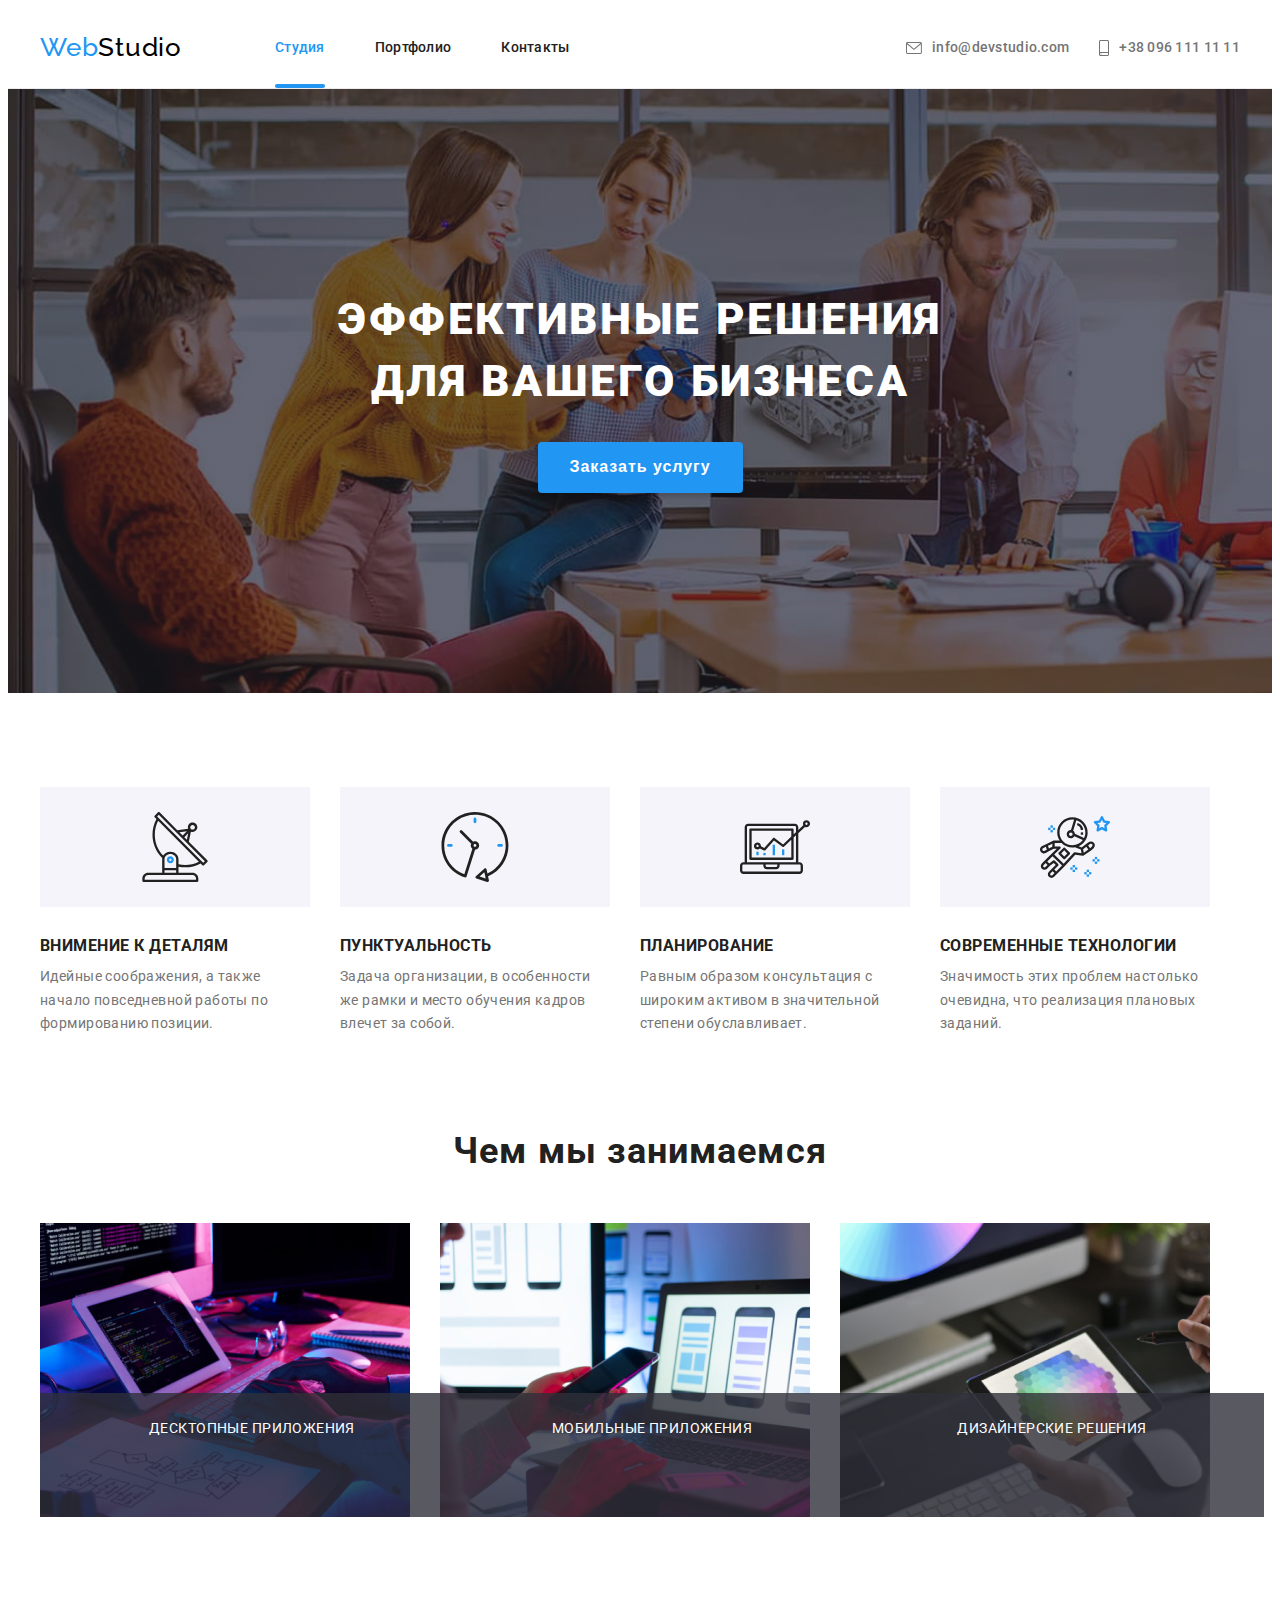
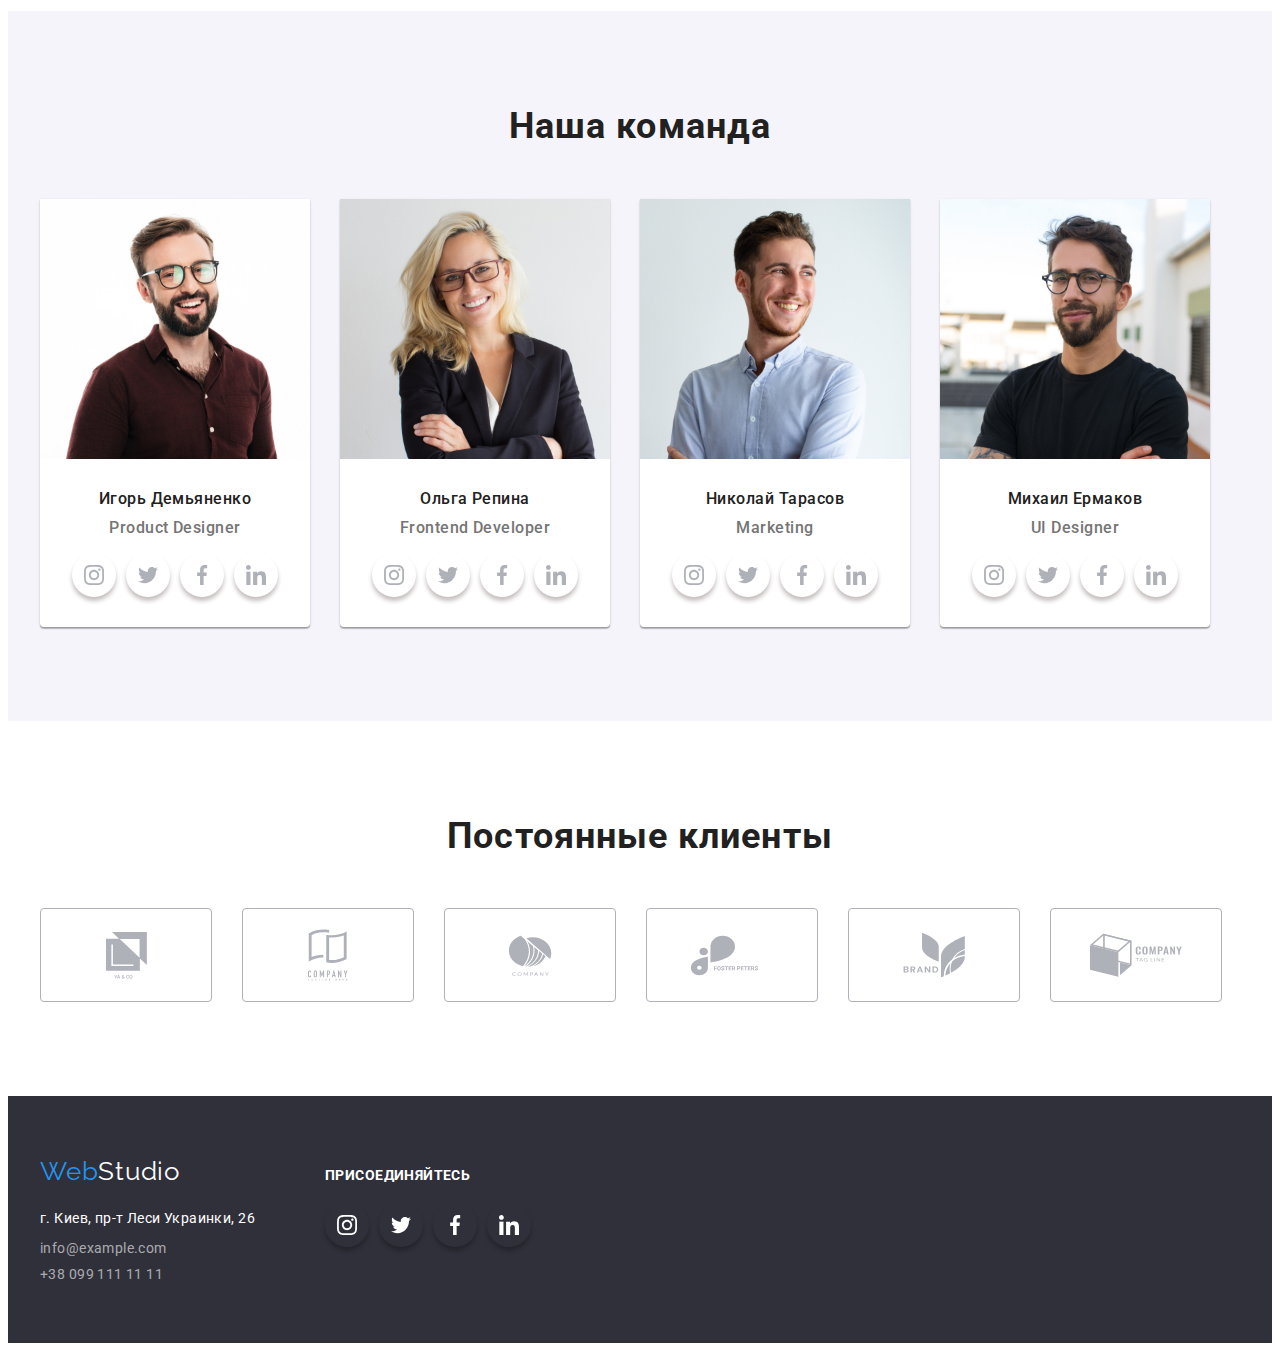
<file: index.html>
<!DOCTYPE html>
<html lang="ru">
  <head>
    <meta charset="UTF-8" />
    <meta http-equiv="X-UA-Compatible" content="IE=edge" />
    <meta name="viewport" content="width=device-width, initial-scale=1.0" />
    <title>Студия</title>
    <link rel="preconnect" href="https://fonts.gstatic.com" />
    <link
      href="https://fonts.googleapis.com/css2?family=Raleway:wght@700&family=Roboto:wght@400;500;700;900&display=swap"
      rel="stylesheet"
    />
    <link
      rel="stylesheet"
      href="https://cdnjs.cloudflare.com/ajax/libs/modern-normalize/1.1.0/modern-normalize.min.css"
      integrity="sha512-wpPYUAdjBVSE4KJnH1VR1HeZfpl1ub8YT/NKx4PuQ5NmX2tKuGu6U/JRp5y+Y8XG2tV+wKQpNHVUX03MfMFn9Q=="
      crossorigin="anonymous"
      referrerpolicy="no-referrer"
    />
    <link rel="stylesheet" href="./css/styles.css" />
  </head>
  <body>
    <!-- header -->
    <header class="page-header">
      <div class="header conteiner">
        <!-- ссылки навигации -->
        <nav class="navigation">
          <a class="logo" href="./index.html">Web<span class="header-logo-acent">Studio</span></a>
          <ul class="menu">
            <li class="menu-link"><a class="nav-link carent" href="./index.html">Студия</a></li>
            <li class="menu-link"><a class="nav-link" href="./portfolio.html">Портфолио</a></li>
            <li class="menu-link"><a class="nav-link" href="">Контакты</a></li>
          </ul>
        </nav>

        <!-- ссылки для связи -->
        <ul class="contact">
          <li class="contact-add">
            <a class="contact-link" href="mailto:info@devstudio.com">
              <svg class="contact-icon" width="16" height="12">
                <use href="./images/sprite.svg#envelope"></use>
              </svg>
              info@devstudio.com</a
            >
          </li>
          <li class="contact-add">
            <a class="contact-link" href="tel:+380961111111">
              <svg class="contact-icon" width="10" height="16">
                <use href="./images/sprite.svg#smartphone"></use>
              </svg>
              +38 096 111 11 11</a
            >
          </li>
        </ul>
      </div>
    </header>

    <!-- main -->

    <main>
      <!-- hero -->
      <section class="hero-page section">
        <div class="conteiner">
          <h1 class="hero-title">Эффективные решения для вашего бизнеса</h1>
          <button class="hero-button" type="button">Заказать услугу</button>
        </div>
      </section>

      <!-- преимущества -->
      <section class="section">
        <div class="conteiner">
          <h2 class="visually-hidden">Наши преимущества</h2>
          <ul class="features-list">
            <li class="features-item">
              <div class="feature-icon">
                <svg width="70" height="70">
                  <use href="./images/sprite.svg#antenna"></use>
                </svg>
              </div>
              <h3 class="features-title">ВНИМЕНИЕ К ДЕТАЛЯМ</h3>
              <p class="feature">
                Идейные соображения, а также начало повседневной работы по формированию позиции.
              </p>
            </li>
            <li class="features-item">
              <div class="feature-icon">
                <svg width="70" height="70">
                  <use href="./images/sprite.svg#clock"></use>
                </svg>
              </div>
              <h3 class="features-title">ПУНКТУАЛЬНОСТЬ</h3>
              <p class="feature">
                Задача организации, в особенности же рамки и место обучения кадров влечет за собой.
              </p>
            </li>
            <li class="features-item">
              <div class="feature-icon">
                <svg width="70" height="70">
                  <use href="./images/sprite.svg#diagram"></use>
                </svg>
              </div>
              <h3 class="features-title">ПЛАНИРОВАНИЕ</h3>
              <p class="feature">
                Равным образом консультация с широким активом в значительной степени обуславливает.
              </p>
            </li>
            <li class="features-item">
              <div class="feature-icon">
                <svg width="70" height="70">
                  <use href="./images/sprite.svg#astronaut"></use>
                </svg>
              </div>
              <h3 class="features-title">СОВРЕМЕННЫЕ ТЕХНОЛОГИИ</h3>
              <p class="feature">
                Значимость этих проблем настолько очевидна, что реализация плановых заданий.
              </p>
            </li>
          </ul>
        </div>
      </section>
      <section class="activity">
        <div class="conteiner">
          <h2 class="section-title">Чем мы занимаемся</h2>
          <ul class="example">
            <li class="example-pic">
              <div class="example-box">
                <img src="./images/box1.jpg" alt="написание кода" width="370" height="294" />
                <p class="example-text">Десктопные приложения</p>
              </div>
            </li>
            <li class="example-pic">
              <div class="example-box">
                <img
                  src="./images/box2.jpg"
                  alt="просмотр адаптации для смартфона"
                  width="370"
                  height="294"
                />
                <p class="example-text">Мобильные приложения</p>
              </div>
            </li>
            <li class="example-pic">
              <div class="example-box">
                <img
                  src="./images/box3.jpg"
                  alt="выбор цвета на палитре"
                  width="370"
                  height="294"
                />
                <p class="example-text">Дизайнерские решения</p>
              </div>
            </li>
          </ul>
        </div>
      </section>
      <section class="team-page section">
        <div class="conteiner">
          <h2 class="section-title">Наша команда</h2>
          <ul class="team-list">
            <li class="team-list-item">
              <img
                src="./images/igor.jpg"
                alt="Шатен с бородой, в коричневой рубашке и очках, с широкой улыбкой"
                width="270"
                height="260"
              />
              <div class="team-box">
                <h3 class="team-member">Игорь Демьяненко</h3>
                <p class="team-member-position">Product Designer</p>
                <ul class="social-list">
                  <li class="social-item">
                    <a href="" class="social-link">
                      <svg class="social-icon" width="20" height="20">
                        <use href="./images/sprite.svg#instagram"></use>
                      </svg>
                    </a>
                  </li>
                  <li class="social-item">
                    <a href="" class="social-link">
                      <svg class="social-icon" width="20" height="20">
                        <use href="./images/sprite.svg#twitter"></use>
                      </svg>
                    </a>
                  </li>
                  <li class="social-item">
                    <a href="" class="social-link">
                      <svg class="social-icon" width="20" height="20">
                        <use href="./images/sprite.svg#facebook"></use>
                      </svg>
                    </a>
                  </li>
                  <li class="social-item">
                    <a href="" class="social-link">
                      <svg class="social-icon" width="20" height="20">
                        <use href="./images/sprite.svg#linkedin"></use>
                      </svg>
                    </a>
                  </li>
                </ul>
              </div>
            </li>
            <li class="team-list-item">
              <img
                src="./images/olga.jpg"
                alt="Улыбающаяся блонинка в чёрном пиджаке"
                width="270"
                height="260"
              />
              <div class="team-box">
                <h3 class="team-member">Ольга Репина</h3>
                <p class="team-member-position">Frontend Developer</p>
                <ul class="social-list">
                  <li class="social-item">
                    <a href="" class="social-link">
                      <svg class="social-icon" width="20" height="20">
                        <use href="./images/sprite.svg#instagram"></use>
                      </svg>
                    </a>
                  </li>
                  <li class="social-item">
                    <a href="" class="social-link">
                      <svg class="social-icon" width="20" height="20">
                        <use href="./images/sprite.svg#twitter"></use>
                      </svg>
                    </a>
                  </li>
                  <li class="social-item">
                    <a href="" class="social-link">
                      <svg class="social-icon" width="20" height="20">
                        <use href="./images/sprite.svg#facebook"></use>
                      </svg>
                    </a>
                  </li>
                  <li class="social-item">
                    <a href="" class="social-link">
                      <svg class="social-icon" width="20" height="20">
                        <use href="./images/sprite.svg#linkedin"></use>
                      </svg>
                    </a>
                  </li>
                </ul>
              </div>
            </li>
            <li class="team-list-item">
              <img
                src="./images/nikola.jpg"
                alt="Шатен с щетиной в голубой рубашке"
                width="270"
                height="260"
              />
              <div class="team-box">
                <h3 class="team-member">Николай Тарасов</h3>
                <p class="team-member-position">Marketing</p>
                <ul class="social-list">
                  <li class="social-item">
                    <a href="" class="social-link">
                      <svg class="social-icon" width="20" height="20">
                        <use href="./images/sprite.svg#instagram"></use>
                      </svg>
                    </a>
                  </li>
                  <li class="social-item">
                    <a href="" class="social-link">
                      <svg class="social-icon" width="20" height="20">
                        <use href="./images/sprite.svg#twitter"></use>
                      </svg>
                    </a>
                  </li>
                  <li class="social-item">
                    <a href="" class="social-link">
                      <svg class="social-icon" width="20" height="20">
                        <use href="./images/sprite.svg#facebook"></use>
                      </svg>
                    </a>
                  </li>
                  <li class="social-item">
                    <a href="" class="social-link">
                      <svg class="social-icon" width="20" height="20">
                        <use href="./images/sprite.svg#linkedin"></use>
                      </svg>
                    </a>
                  </li>
                </ul>
              </div>
            </li>
            <li class="team-list-item">
              <img
                src="./images/misha.jpg"
                alt="Бородатый брюнет в чёрной футболке и круглых очках"
                width="270"
                height="260"
              />
              <div class="team-box">
                <h3 class="team-member">Михаил Ермаков</h3>
                <p class="team-member-position">UI Designer</p>
                <ul class="social-list">
                  <li class="social-item">
                    <a href="" class="social-link">
                      <svg class="social-icon" width="20" height="20">
                        <use href="./images/sprite.svg#instagram"></use>
                      </svg>
                    </a>
                  </li>
                  <li class="social-item">
                    <a href="" class="social-link">
                      <svg class="social-icon" width="20" height="20">
                        <use href="./images/sprite.svg#twitter"></use>
                      </svg>
                    </a>
                  </li>
                  <li class="social-item">
                    <a href="" class="social-link">
                      <svg class="social-icon" width="20" height="20">
                        <use href="./images/sprite.svg#facebook"></use>
                      </svg>
                    </a>
                  </li>
                  <li class="social-item">
                    <a href="" class="social-link">
                      <svg class="social-icon" width="20" height="20">
                        <use href="./images/sprite.svg#linkedin"></use>
                      </svg>
                    </a>
                  </li>
                </ul>
              </div>
            </li>
          </ul>
        </div>
      </section>
      <section class="clients section">
        <div class="conteiner">
          <h2 class="section-title">Постоянные клиенты</h2>
          <ul class="client-list">
            <li class="client-item">
              <a href="" class="client-link">
                <svg class="client-icon" width="41" height="47">
                  <use href="./images/sprite.svg#client1"></use>
                </svg>
              </a>
            </li>
            <li class="client-item">
              <a href="" class="client-link">
                <svg class="client-icon" width="40" height="52">
                  <use href="./images/sprite.svg#client2"></use>
                </svg>
              </a>
            </li>
            <li class="client-item">
              <a href="" class="client-link">
                <svg class="client-icon" width="44" height="41">
                  <use href="./images/sprite.svg#client3"></use>
                </svg>
              </a>
            </li>
            <li class="client-item">
              <a href="" class="client-link">
                <svg class="client-icon" width="85" height="41">
                  <use href="./images/sprite.svg#client4"></use>
                </svg>
              </a>
            </li>
            <li class="client-item">
              <a href="" class="client-link">
                <svg class="client-icon" width="63" height="46">
                  <use href="./images/sprite.svg#client5"></use>
                </svg>
              </a>
            </li>
            <li class="client-item">
              <a href="" class="client-link">
                <svg class="client-icon" width="94" height="44">
                  <use href="./images/sprite.svg#client6"></use>
                </svg>
              </a>
            </li>
          </ul>
        </div>
      </section>
    </main>
    <footer class="footer">
      <div class="footer-content conteiner">
        <div class="footer-address">
          <a class="logo" href="./index.html">Web<span class="footer-logo-acent">Studio</span></a>
          <address class="address">
            <ul>
              <li class="contact-link">
                <a
                  class="map-link"
                  href="https://goo.gl/maps/isLTdMYLy6rP7hCfA"
                  target="_blank"
                  rel="noopener noreferrer"
                >
                  г. Киев, пр-т Леси Украинки, 26</a
                >
              </li>
              <li class="contact-link">
                <a class="address-contact" href="mailto:info@example.com">info@example.com</a>
              </li>
              <li class="contact-link">
                <a class="address-contact" href="tel:+380991111111">+38 099 111 11 11</a>
              </li>
            </ul>
          </address>
        </div>

        <div>
          <h3 class="footer-social-title">ПРИСОЕДИНЯЙТЕСЬ</h3>
          <ul class="footer-social-list">
            <li class="footer-social-item">
              <a href="" class="footer-social-link">
                <svg class="footer-social-icon" width="20" height="20">
                  <use href="./images/sprite.svg#instagram"></use>
                </svg>
              </a>
            </li>
            <li class="footer-social-item">
              <a href="" class="footer-social-link">
                <svg class="footer-social-icon" width="20" height="20">
                  <use href="./images/sprite.svg#twitter"></use>
                </svg>
              </a>
            </li>
            <li class="footer-social-item">
              <a href="" class="footer-social-link">
                <svg class="footer-social-icon" width="20" height="20">
                  <use href="./images/sprite.svg#facebook"></use>
                </svg>
              </a>
            </li>
            <li class="footer-social-item">
              <a href="" class="footer-social-link">
                <svg class="footer-social-icon" width="20" height="20">
                  <use href="./images/sprite.svg#linkedin"></use>
                </svg>
              </a>
            </li>
          </ul>
        </div>
      </div>
    </footer>
  </body>
</html>
</file>
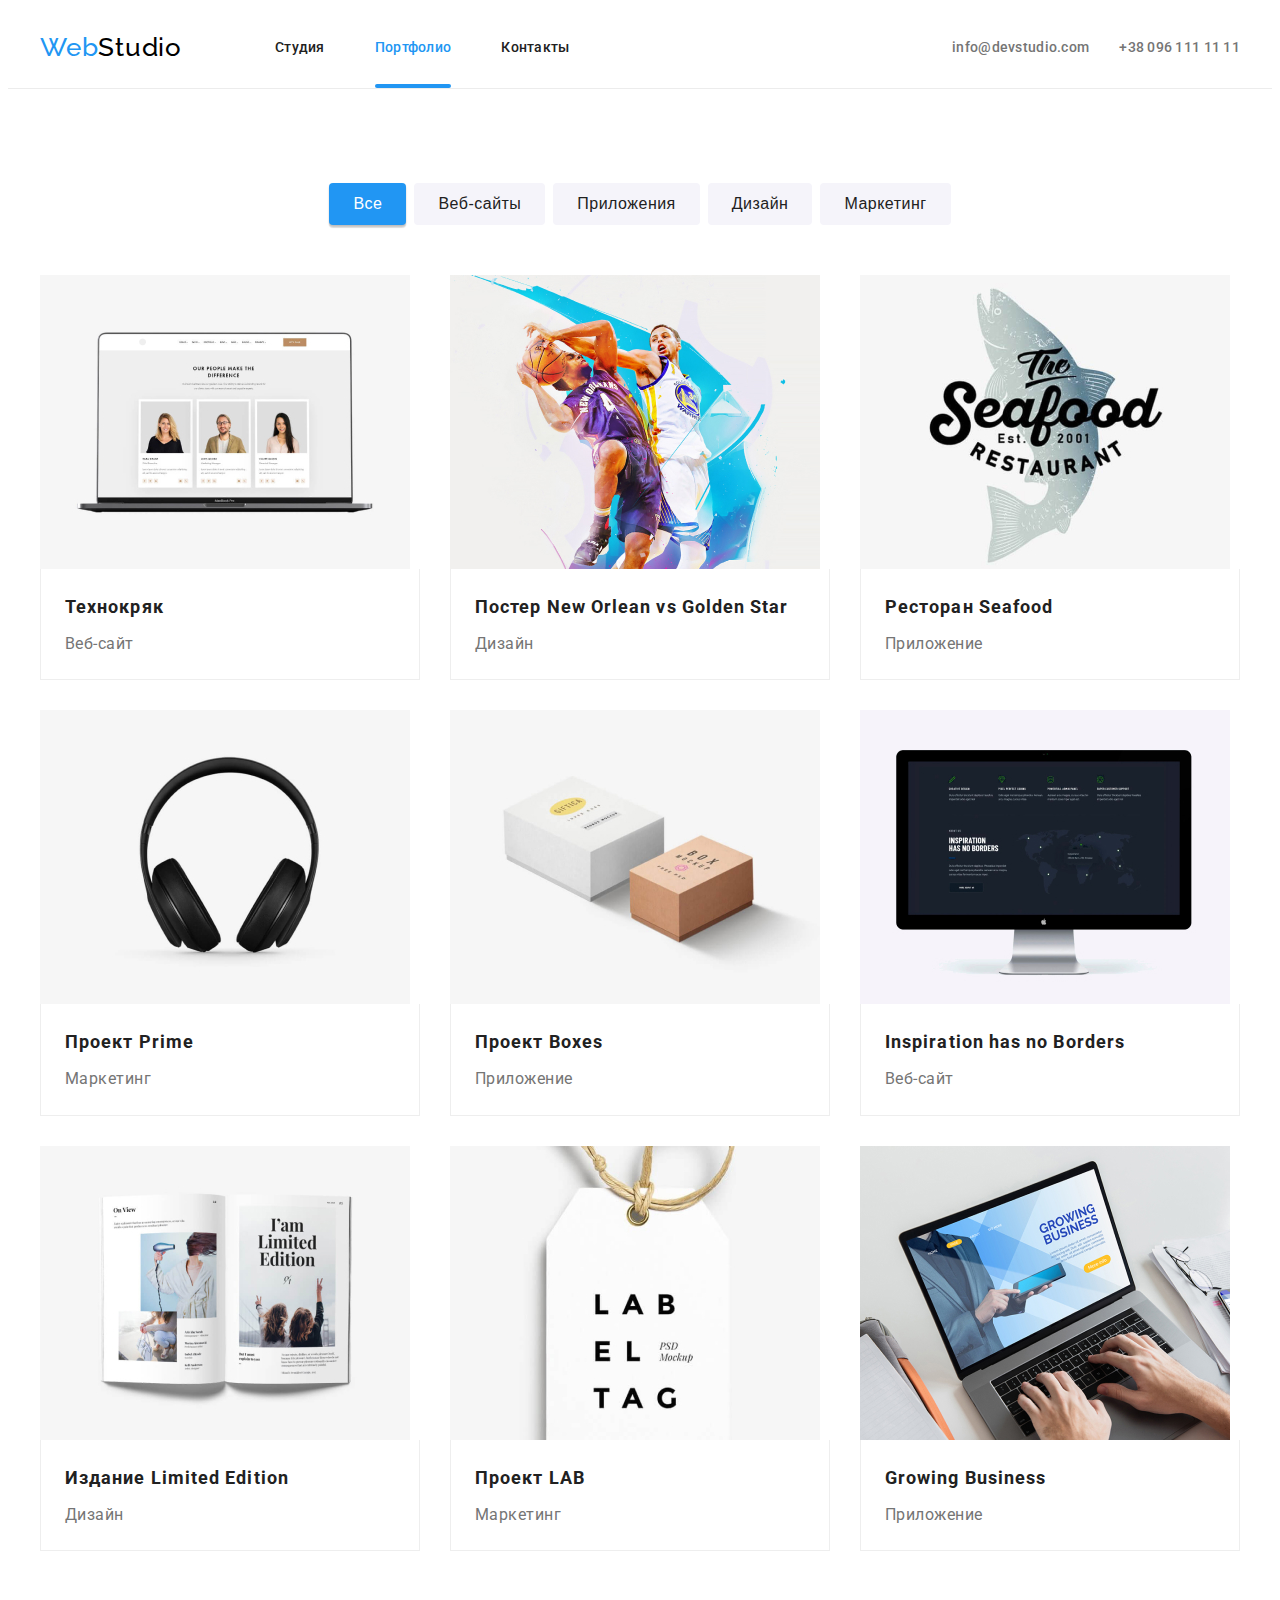
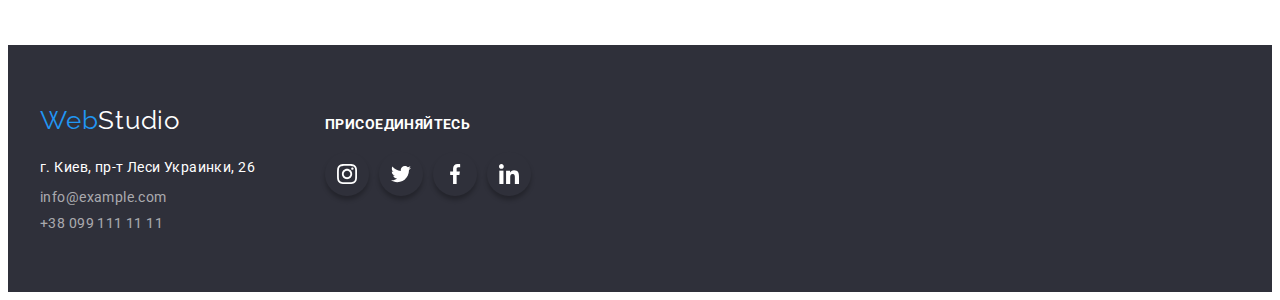
<file: portfolio.html>
<!DOCTYPE html>
<html lang="ru">
  <head>
    <meta charset="UTF-8" />
    <meta http-equiv="X-UA-Compatible" content="IE=edge" />
    <meta name="viewport" content="width=device-width, initial-scale=1.0" />
    <title>Портфолио</title>
    <link rel="preconnect" href="https://fonts.gstatic.com" />
    <link
      href="https://fonts.googleapis.com/css2?family=Raleway:wght@700&family=Roboto:wght@400;500;700;900&display=swap"
      rel="stylesheet"
    />
    <link
      rel="stylesheet"
      href="https://cdnjs.cloudflare.com/ajax/libs/modern-normalize/1.1.0/modern-normalize.min.css"
      integrity="sha512-wpPYUAdjBVSE4KJnH1VR1HeZfpl1ub8YT/NKx4PuQ5NmX2tKuGu6U/JRp5y+Y8XG2tV+wKQpNHVUX03MfMFn9Q=="
      crossorigin="anonymous"
      referrerpolicy="no-referrer"
    />
    <link rel="stylesheet" href="./css/styles.css" />
  </head>
  <body>
    <!-- header -->
    <header class="page-header">
      <div class="header conteiner">
        <!-- ссылки навигации -->
        <nav class="navigation">
          <a class="logo" href="./index.html">Web<span class="header-logo-acent">Studio</span></a>
          <ul class="menu">
            <li class="menu-link"><a class="nav-link" href="./index.html">Студия</a></li>
            <li class="menu-link">
              <a class="nav-link carent" href="./portfolio.html">Портфолио</a>
            </li>
            <li class="menu-link"><a class="nav-link" href="">Контакты</a></li>
          </ul>
        </nav>

        <!-- ссылки для связи -->
        <ul class="contact">
          <li class="contact-add">
            <a class="contact-link" href="mailto:info@devstudio.com">info@devstudio.com</a>
          </li>
          <li class="contact-add">
            <a class="contact-link" href="tel:+380961111111">+38 096 111 11 11</a>
          </li>
        </ul>
      </div>
    </header>

    <!-- main -->
    <main>
      <section class="section">
        <div class="conteiner">
          <ul class="portfolio-list">
            <li class="portfolio-item">
              <button class="portfolio-button carent" type="button">Все</button>
            </li>
            <li class="portfolio-item">
              <button class="portfolio-button" type="button">Веб-сайты</button>
            </li>
            <li class="portfolio-item">
              <button class="portfolio-button" type="button">Приложения</button>
            </li>
            <li class="portfolio-item">
              <button class="portfolio-button" type="button">Дизайн</button>
            </li>
            <li class="portfolio-item">
              <button class="portfolio-button" type="button">Маркетинг</button>
            </li>
          </ul>
          <ul class="projects-list">
            <li class="project-example">
              <a href="" class="project-box">
                <div class="project-list-img">
                  <img src="./portfolio/project1.jpg" alt="1 проект" width="370" height="294" />
                  <p class="overlay">
                    Технокряк это современная площадка распространения коронавируса. Компании
                    используют эту платформу для цифрового шпионажа и атак на защищённые сервера
                    конкурентов.
                  </p>
                </div>
                <div class="project-name-box">
                  <h3 class="project-name">Технокряк</h3>
                  <p class="project-type">Веб-сайт</p>
                </div>
              </a>
            </li>
            <li class="project-example">
              <a href="" class="project-box">
                <div class="project-list-img">
                  <img src="./portfolio/project2.jpg" alt="2 проект" width="370" height="294" />
                  <p class="overlay"></p>
                </div>
                <div class="project-name-box">
                  <h3 class="project-name">Постер New Orlean vs Golden Star</h3>
                  <p class="project-type">Дизайн</p>
                </div>
              </a>
            </li>
            <li class="project-example">
              <a href="" class="project-box">
                <div class="project-list-img">
                  <img src="./portfolio/project3.jpg" alt="3 проект" width="370" height="294" />
                  <p class="overlay"></p>
                </div>
                <div class="project-name-box">
                  <h3 class="project-name">Ресторан Seafood</h3>
                  <p class="project-type">Приложение</p>
                </div>
              </a>
            </li>
            <li class="project-example">
              <a href="" class="project-box">
                <div class="project-list-img">
                  <img src="./portfolio/project4.jpg" alt="4 проект" width="370" height="294" />
                  <p class="overlay"></p>
                </div>
                <div class="project-name-box">
                  <h3 class="project-name">Проект Prime</h3>
                  <p class="project-type">Маркетинг</p>
                </div>
              </a>
            </li>
            <li class="project-example">
              <a href="" class="project-box">
                <div class="project-list-img">
                  <img src="./portfolio/project5.jpg" alt="5 проект" width="370" height="294" />
                  <p class="overlay"></p>
                </div>
                <div class="project-name-box">
                  <h3 class="project-name">Проект Boxes</h3>
                  <p class="project-type">Приложение</p>
                </div>
              </a>
            </li>
            <li class="project-example">
              <a href="" class="project-box">
                <div class="project-list-img">
                  <img src="./portfolio/project6.jpg" alt="6 проект" width="370" height="294" />
                  <p class="overlay"></p>
                </div>
                <div class="project-name-box">
                  <h3 class="project-name">Inspiration has no Borders</h3>
                  <p class="project-type">Веб-сайт</p>
                </div>
              </a>
            </li>
            <li class="project-example">
              <a href="" class="project-box">
                <div class="project-list-img">
                  <img src="./portfolio/project7.jpg" alt="7 проект" width="370" height="294" />
                  <p class="overlay"></p>
                </div>
                <div class="project-name-box">
                  <h3 class="project-name">Издание Limited Edition</h3>
                  <p class="project-type">Дизайн</p>
                </div>
              </a>
            </li>
            <li class="project-example">
              <a href="" class="project-box">
                <div class="project-list-img">
                  <img src="./portfolio/project8.jpg" alt="8 проект" width="370" height="294" />
                  <p class="overlay"></p>
                </div>
                <div class="project-name-box">
                  <h3 class="project-name">Проект LAB</h3>
                  <p class="project-type">Маркетинг</p>
                </div>
              </a>
            </li>
            <li class="project-example">
              <a href="" class="project-box">
                <div class="project-list-img">
                  <img src="./portfolio/project9.jpg" alt="9 проект" width="370" height="294" />
                  <p class="overlay"></p>
                </div>
                <div class="project-name-box">
                  <h3 class="project-name">Growing Business</h3>
                  <p class="project-type">Приложение</p>
                </div>
              </a>
            </li>
          </ul>
        </div>
      </section>
    </main>
    <footer class="footer">
      <div class="footer-content conteiner">
        <div class="footer-address">
          <a class="logo" href="./index.html">Web<span class="footer-logo-acent">Studio</span></a>
          <address class="address">
            <ul>
              <li class="contact-link">
                <a
                  class="map-link"
                  href="https://goo.gl/maps/isLTdMYLy6rP7hCfA"
                  target="_blank"
                  rel="noopener noreferrer"
                >
                  г. Киев, пр-т Леси Украинки, 26</a
                >
              </li>
              <li class="contact-link">
                <a class="address-contact" href="mailto:info@example.com">info@example.com</a>
              </li>
              <li class="contact-link">
                <a class="address-contact" href="tel:+380991111111">+38 099 111 11 11</a>
              </li>
            </ul>
          </address>
        </div>

        <div>
          <h3 class="footer-social-title">ПРИСОЕДИНЯЙТЕСЬ</h3>
          <ul class="footer-social-list">
            <li class="footer-social-item">
              <a href="" class="footer-social-link">
                <svg class="footer-social-icon" width="20" height="20">
                  <use href="./images/sprite.svg#instagram"></use>
                </svg>
              </a>
            </li>
            <li class="footer-social-item">
              <a href="" class="footer-social-link">
                <svg class="footer-social-icon" width="20" height="20">
                  <use href="./images/sprite.svg#twitter"></use>
                </svg>
              </a>
            </li>
            <li class="footer-social-item">
              <a href="" class="footer-social-link">
                <svg class="footer-social-icon" width="20" height="20">
                  <use href="./images/sprite.svg#facebook"></use>
                </svg>
              </a>
            </li>
            <li class="footer-social-item">
              <a href="" class="footer-social-link">
                <svg class="footer-social-icon" width="20" height="20">
                  <use href="./images/sprite.svg#linkedin"></use>
                </svg>
              </a>
            </li>
          </ul>
        </div>
      </div>
    </footer>
  </body>
</html>
</file>
<file: css/styles.css>
:root {
  --primary-font: 'Roboto', sans-serif;
  --secondary-font: 'Raleway', sans-serif;
  --logo-acent-color: #000000;
  --primary-acent-color: #2196f3;
  --primary-background-color: #2f303a;
  --primary-white: #ffffff;
  --primary-dark-color: #212121;
  --text-color: #757575;
  --secondary-background-color: #f5f4fa;
  --address-contact-color: rgba(255, 255, 255, 0.6);
  --header-border-color: rgba(236, 236, 236, 1);
  --box-shadow: 0px 1px 3px rgba(0, 0, 0, 0.12), 0px 1px 1px rgba(0, 0, 0, 0.14),
    0px 2px 1px rgba(0, 0, 0, 0.2);
  --btn-shadow: 0px 4px 4px rgba(0, 0, 0, 0.15);
  --borderbox-color: rgba(238, 238, 238, 1);
  --social-link-color: #afb1b8;
  --social-link-shadow: rgba(0, 0, 0, 0.25);
}
body {
  font-family: var(--primary-font);
  font-weight: 400;
  font-style: normal;
  font-size: 14px;
}

/* сброс стилей */

h1,
h2,
h3,
h4,
h5,
h6,
p {
  margin-top: 0;
  margin-bottom: 0;
}
a {
  text-decoration: none;
}
ul,
ol {
  margin-top: 0;
  margin-bottom: 0;
  padding-left: 0;
}
img {
  display: block;
}

ul {
  list-style: none;
}

.conteiner {
  width: 1200px;
  padding-left: 15px;
  padding-right: 15px;
  margin-left: auto;
  margin-right: auto;
}
.section {
  padding-top: 94px;
  padding-bottom: 94px;
}
/* стили хэдера */
.page-header {
  padding-top: 24px;
  padding-bottom: 25px;

  font-weight: 500;
  font-size: 14px;
  line-height: 1.1;
  letter-spacing: 0.02em;

  border-bottom: 1px;
  border-bottom-style: solid;
  border-bottom-color: var(--header-border-color);
}
.header {
  display: flex;
  align-items: center;
}
.navigation {
  display: flex;
  align-items: center;
}
.logo {
  font-family: var(--secondary-font);
  font-size: 26px;
  line-height: 1.2;
  letter-spacing: 0.03em;
  color: var(--primary-acent-color);
}
.header-logo-acent {
  color: var(--logo-acent-color);
}
.menu {
  display: flex;
  align-items: center;
  margin-left: 93px;
}

.menu-link {
  position: relative;
}

.menu-link:not(:last-child) {
  margin-right: 50px;
}

.nav-link {
  color: var(--primary-dark-color);

  transition: color 250ms cubic-bezier(0.4, 0, 0.2, 1);
}
.nav-link:hover,
.nav-link:focus {
  color: var(--primary-acent-color);
}

.nav-link.carent {
  color: var(--primary-acent-color);
  position: relative;
}

.nav-link.carent::after {
  display: block;
  content: '';
  width: 100%;
  height: 4px;
  border-radius: 2px;
  background-color: var(--primary-acent-color);
  position: absolute;
  bottom: -33px;
}

.contact {
  display: flex;
  align-items: center;
  margin-left: auto;
}
.contact-add:not(:last-child) {
  margin-right: 30px;
}

.contact-link {
  display: flex;
  color: var(--text-color);
  align-items: center;

  transition: color 250ms cubic-bezier(0.4, 0, 0.2, 1), fill 250ms cubic-bezier(0.4, 0, 0.2, 1);
}

.contact-icon {
  margin-right: 10px;
  fill: currentColor;
}

.contact-link:hover,
.contact-link:focus {
  color: var(--primary-acent-color);
  fill: var(--primary-acent-color);
}

/* стили сайта */

.hero-title {
  margin-bottom: 30px;
  margin-left: auto;
  margin-right: auto;

  font-weight: 900;
  font-size: 44px;
  line-height: 1.4;
  text-align: center;
  letter-spacing: 0.06em;
  text-transform: uppercase;
  width: 696px;
  color: var(--primary-white);
}

.hero-page {
  padding-top: 200px;
  padding-bottom: 200px;
  background-color: var(--primary-background-color);
  background-image: linear-gradient(rgba(47, 48, 58, 0.4), rgba(47, 48, 58, 0.4)),
    url(../images/bg-Img.jpg);
  background-size: cover;
  background-repeat: no-repeat;
  max-width: 1600px;
  margin-left: auto;
  margin-right: auto;
}
.hero-button {
  display: block;
  margin-left: auto;
  margin-right: auto;
  padding: 10px 32px;

  font-weight: 700;
  font-size: 16px;
  line-height: 1.9;
  letter-spacing: 0.06em;
  color: var(--primary-white);
  background-color: var(--primary-acent-color);
  border-color: var(--primary-acent-color);
  border: 0px;
  border-radius: 4px;
  box-shadow: var(--btn-shadow);
  cursor: pointer;
}
.visually-hidden {
  position: absolute;
  width: 1px;
  height: 1px;
  margin: -1px;
  border: 0;
  padding: 0;

  white-space: nowrap;
  clip-path: inset(100%);
  clip: rect(0 0 0 0);
  overflow: hidden;
}
.features-list {
  list-style: none;
  display: flex;
}
.features-item {
  width: 270px;
}
.features-item:not(:last-child) {
  margin-right: 30px;
}

.feature-icon {
  display: flex;
  align-items: center;
  justify-content: center;
  width: 270px;
  height: 120px;
  background-color: var(--secondary-background-color);
  margin-bottom: 30px;
}
.features-title {
  font-weight: 700;
  line-height: 1.1;
  letter-spacing: 0.03em;
  text-transform: uppercase;
  color: var(--primary-dark-color);
}

.feature {
  line-height: 1.7;
  letter-spacing: 0.03em;
  color: var(--text-color);
  margin-top: 10px;
}

.section-title {
  font-weight: 700;
  font-size: 36px;
  line-height: 1.2;
  text-align: center;
  letter-spacing: 0.03em;
  color: var(--primary-dark-color);
}

.activity {
  padding-bottom: 94px;
}

.example {
  display: flex;
  margin-top: 50px;
}

.example-pic:not(:last-child) {
  margin-right: 30px;
}

.example-box {
  position: relative;
}

.example-text {
  position: absolute;
  bottom: 0;

  padding: 27px;
  height: 70px;
  width: 100%;

  font-size: 14px;
  line-height: 1.2;
  text-align: center;
  letter-spacing: 0.03em;
  text-transform: uppercase;
  color: var(--primary-white);
  background-color: rgba(47, 48, 58, 0.8);
}

.team-page {
  background-color: var(--secondary-background-color);
}
.team-list {
  display: flex;
  margin-top: 50px;
}
.team-list-item:not(:last-child) {
  margin-right: 30px;
}
.team-list-item {
  background-color: var(--primary-white);
  box-shadow: var(--box-shadow);
  border-radius: 0px 0px 4px 4px;
}
.team-member {
  font-weight: 500;
  font-size: 16px;
  line-height: 1.2;
  text-align: center;
  letter-spacing: 0.03em;
  color: var(--primary-dark-color);
}

.team-member-position {
  margin-top: 10px;
  font-weight: 500;
  font-size: 16px;
  line-height: 1.2;
  text-align: center;
  letter-spacing: 0.03em;
  color: var(--text-color);
}

.social-list {
  display: flex;
  align-items: center;
  justify-content: space-between;
  margin-top: 16px;
}

.team-box {
  text-align: center;
  padding: 30px 32px;
}

.social-link {
  display: flex;
  align-items: center;
  justify-content: center;
  width: 44px;
  height: 44px;
  border-radius: 50%;
  fill: var(--social-link-color);
  box-shadow: 0px 4px 4px rgba(32, 5, 5, 0.25);

  transition: color 250ms cubic-bezier(0.4, 0, 0.2, 1), fill 250ms cubic-bezier(0.4, 0, 0.2, 1);
}

.social-link:hover,
.social-link:focus {
  background-color: var(--primary-acent-color);
  fill: var(--primary-white);
}

.client-list {
  margin-top: 50px;
  display: flex;
  align-items: center;
}

.client-link {
  display: flex;
  align-items: center;
  justify-content: center;
  width: 170px;
  height: 92px;
  border: 1px solid #afb1b8;
  border-radius: 4px;
  fill: var(--social-link-color);

  transition: border-color 250ms cubic-bezier(0.4, 0, 0.2, 1),
    fill 250ms cubic-bezier(0.4, 0, 0.2, 1);
}

.client-link:hover,
.client-link:focus {
  border-color: var(--primary-acent-color);
  fill: var(--primary-acent-color);
}

.client-item:not(:last-child) {
  margin-right: 30px;
}
/* стиль футера */
.footer {
  padding-top: 60px;
  padding-bottom: 60px;
  background-color: var(--primary-background-color);
}
.footer-logo-acent {
  color: var(--primary-white);
}
.footer-content {
  display: flex;
  align-items: baseline;
}
.map-link {
  font-style: normal;
  font-weight: normal;
  font-size: 14px;
  line-height: 1.7;
  letter-spacing: 0.03em;
  color: var(--primary-white);
}
.address-contact {
  color: var(--address-contact-color);

  transition: color 250ms cubic-bezier(0.4, 0, 0.2, 1);
}
.address-contact:focus,
.address-contact:hover {
  color: var(--primary-white);
}
.address {
  margin-top: 20px;
  font-style: normal;
  line-height: 1.2;
  letter-spacing: 0.03em;
}

.contact-link:not(:last-child) {
  margin-bottom: 9px;
}

.footer-address {
  margin-right: 70px;
}

.footer-social-title {
  margin-bottom: 20px;

  font-weight: bold;
  font-size: 14px;
  line-height: 1.1;
  letter-spacing: 0.03em;
  color: var(--primary-white);
}
.footer-social-list {
  display: flex;
  align-items: center;
  justify-content: space-between;
}

.footer-social-link {
  display: flex;
  align-items: center;
  justify-content: center;
  width: 44px;
  height: 44px;
  border-radius: 50%;
  fill: var(--primary-white);
  box-shadow: 0px 4px 4px rgba(0, 0, 0, 0.25);

  transition: background-color 250ms cubic-bezier(0.4, 0, 0.2, 1);
}

.footer-social-link:hover,
.footer-social-link:focus {
  background-color: var(--primary-acent-color);
}
.footer-social-item:not(:last-child) {
  margin-right: 10px;
}
/* стили портфолио */
.portfolio-button {
  font-weight: 500;
  font-size: 16px;
  line-height: 1.6;
  text-align: center;
  letter-spacing: 0.03em;
  color: var(--primary-dark-color);
  background-color: var(--secondary-background-color);
  cursor: pointer;
  padding: 6px 22px;
  border-radius: 4px;
  border-color: transparent;

  transition: color 250ms cubic-bezier(0.4, 0, 0.2, 1),
    background-color 250ms cubic-bezier(0.4, 0, 0.2, 1),
    box-shadow 250ms cubic-bezier(0.4, 0, 0.2, 1);
}

.portfolio-button.carent,
.portfolio-button:hover,
.portfolio-button:focus {
  color: var(--primary-white);
  background-color: var(--primary-acent-color);
  box-shadow: 0px 3px 1px rgba(0, 0, 0, 0.1), 0px 1px 2px rgba(0, 0, 0, 0.08),
    0px 2px 2px rgba(0, 0, 0, 0.12);
}

.project-name {
  font-weight: 700;
  font-size: 18px;
  line-height: 2;
  letter-spacing: 0.06em;
  color: var(--primary-dark-color);
}

.project-type {
  font-size: 16px;
  line-height: 1.9;
  letter-spacing: 0.03em;
  color: var(--text-color);
  margin-top: 4px;
}

.portfolio-list {
  display: flex;
  justify-content: center;
  margin-bottom: 50px;
}

.portfolio-item:not(:last-child) {
  margin-right: 8px;
}

.project-example {
  margin: 15px;
  flex-basis: calc(100% / 3 - 30px);
}

.projects-list {
  margin: -15px;
  display: flex;
  flex-wrap: wrap;
}

.project-name-box {
  padding: 20px 24px;
  border: 1px solid #eeeeee;
  border-top: none;
}

.project-box {
  display: block;
  transition: box-shadow 250ms cubic-bezier(0.4, 0, 0.2, 1);
}
.project-box:hover,
.project-box:focus {
  box-shadow: 0px 1px 1px rgba(0, 0, 0, 0.12), 0px 4px 4px rgba(0, 0, 0, 0.06),
    1px 4px 6px rgba(0, 0, 0, 0.16);
}

.project-list-img {
  position: relative;
  overflow: hidden;
}
.overlay {
  position: absolute;
  top: 0;
  left: 0;
  width: 100%;
  height: 100%;

  overflow: auto;
  font-size: 18px;
  line-height: 1.6;
  letter-spacing: 0.03em;
  background-color: rgba(33, 150, 243, 0.9);
  color: var(--primary-white);
  padding: 63px 24px;

  transform: translateY(100%);
  transition: transform 250ms cubic-bezier(0.4, 0, 0.2, 1);
}

.project-box:hover .overlay,
.project-box:focus .overlay {
  transform: translateY(0%);
}

/* стили модального окна */
.backdrop {
  position: fixed;
  top: 0;
  left: 0;
  width: 100vw;
  height: 100vh;
  background-color: rgba(0, 0, 0, 0.2);

  transition: opacity 250ms cubic-bezier(0.4, 0, 0.2, 1),
    visibility 250ms cubic-bezier(0.4, 0, 0.2, 1);
}

.modal {
  position: absolute;
  top: 50%;
  left: 50%;
  width: 528px;
  height: 580px;
  border-radius: 4px;
  background-color: var(--primary-white);
  box-shadow: (0px 4px 4px rgba(0, 0, 0, 0.25));
  transform: translate(-50%, -50%) scale(1);
  transition: transform 1500ms cubic-bezier(0.55, 1.61, 0.79, 1.38);
}

.close-btn {
  position: absolute;
  top: 8px;
  right: 8px;
  width: 30px;
  height: 30px;

  display: flex;
  align-items: center;
  justify-content: center;

  border-radius: 50%;
  border: 1px solid rgba(0, 0, 0, 0.1);
  background-color: transparent;
  cursor: pointer;
  padding: 0;
}

.is-hidden {
  opacity: 0;
  visibility: hidden;
  pointer-events: none;
}

.backdrop.is-hidden .modal {
  transform: translate(-50%, -50%) scale(0.3);
}
</file>
